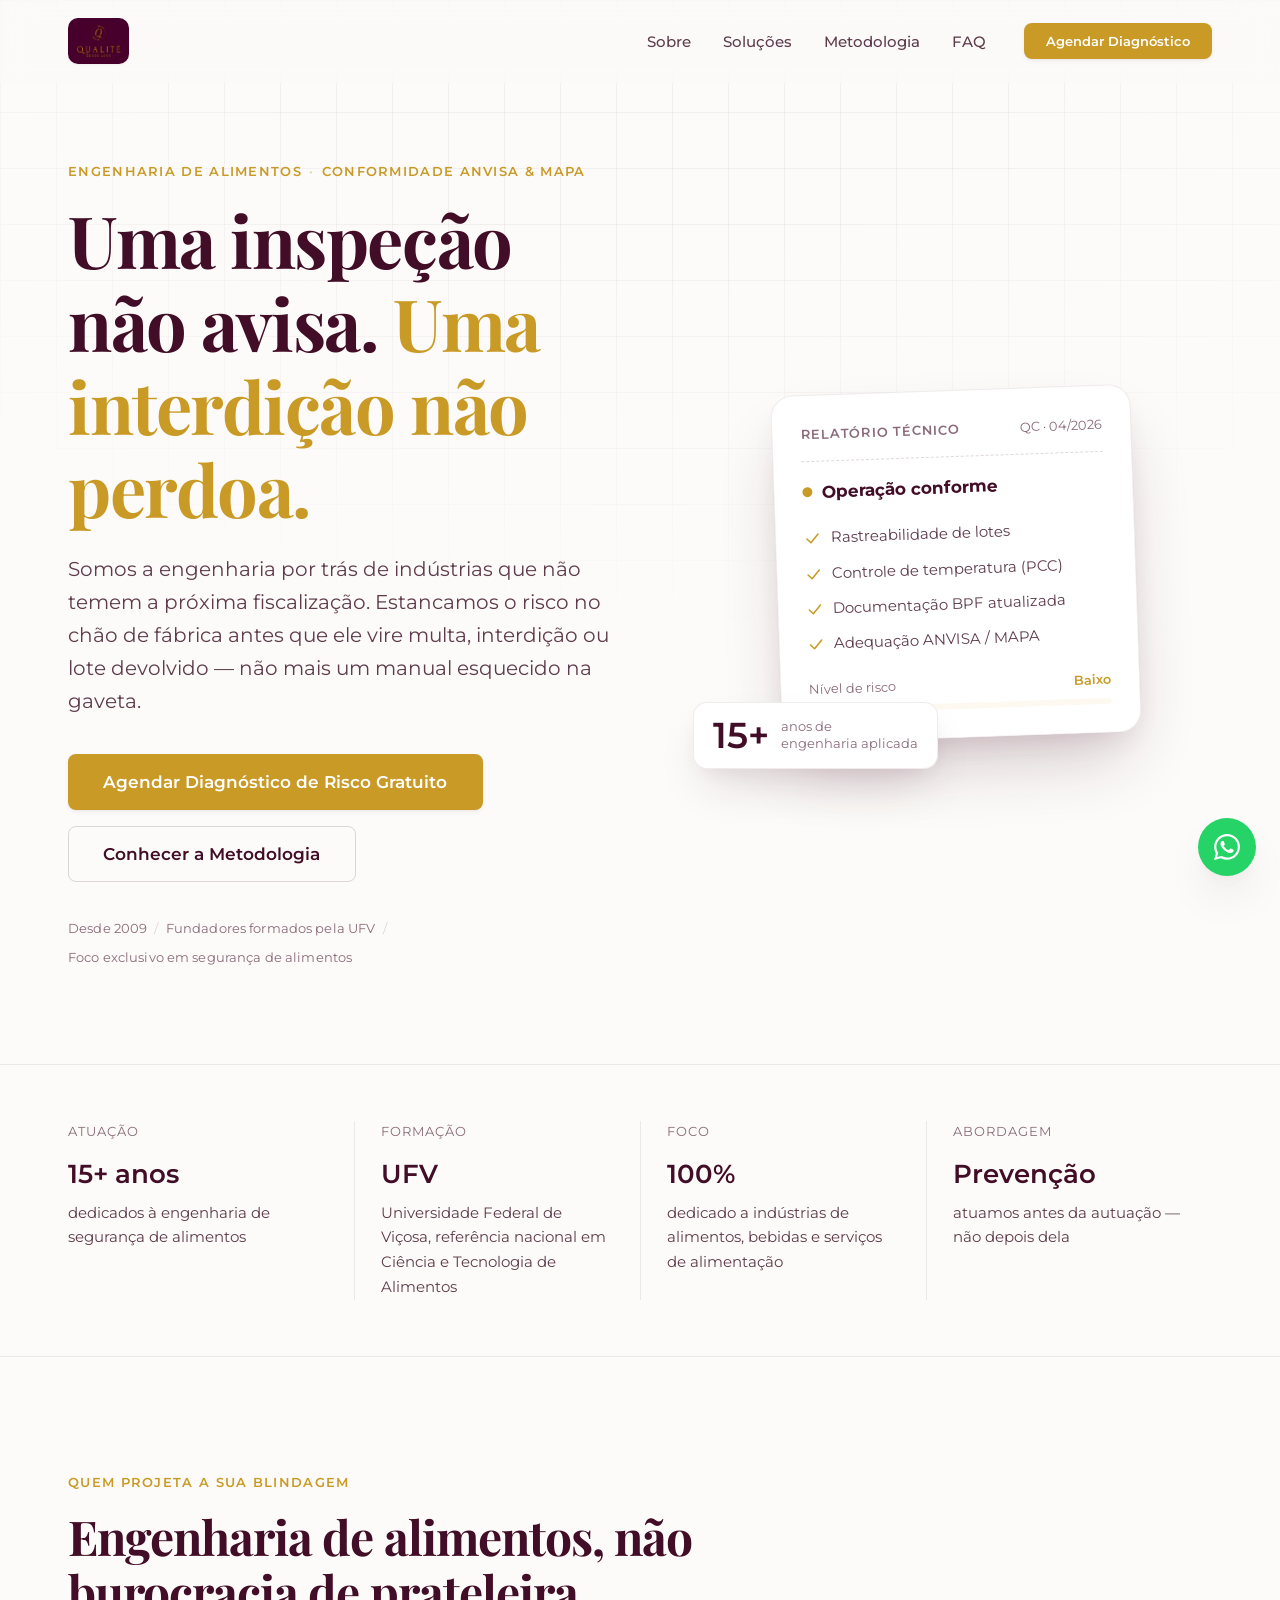
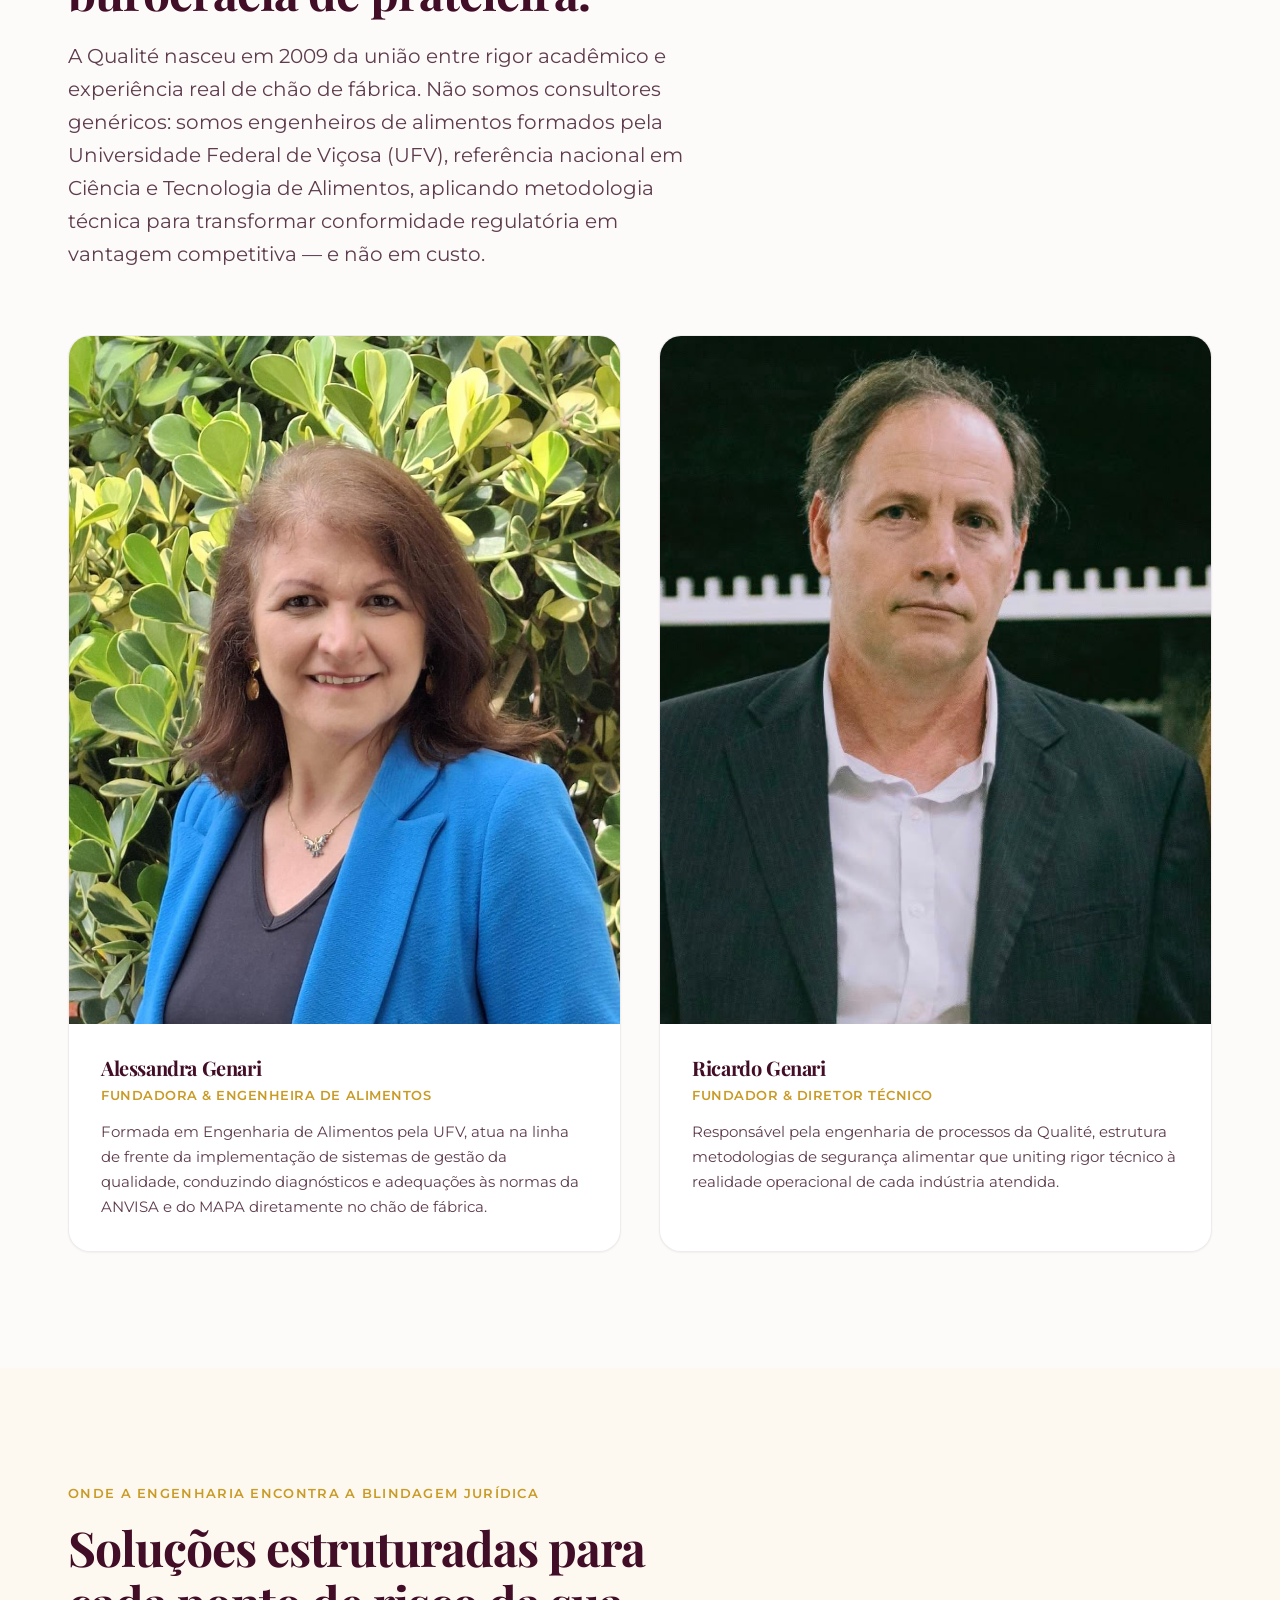
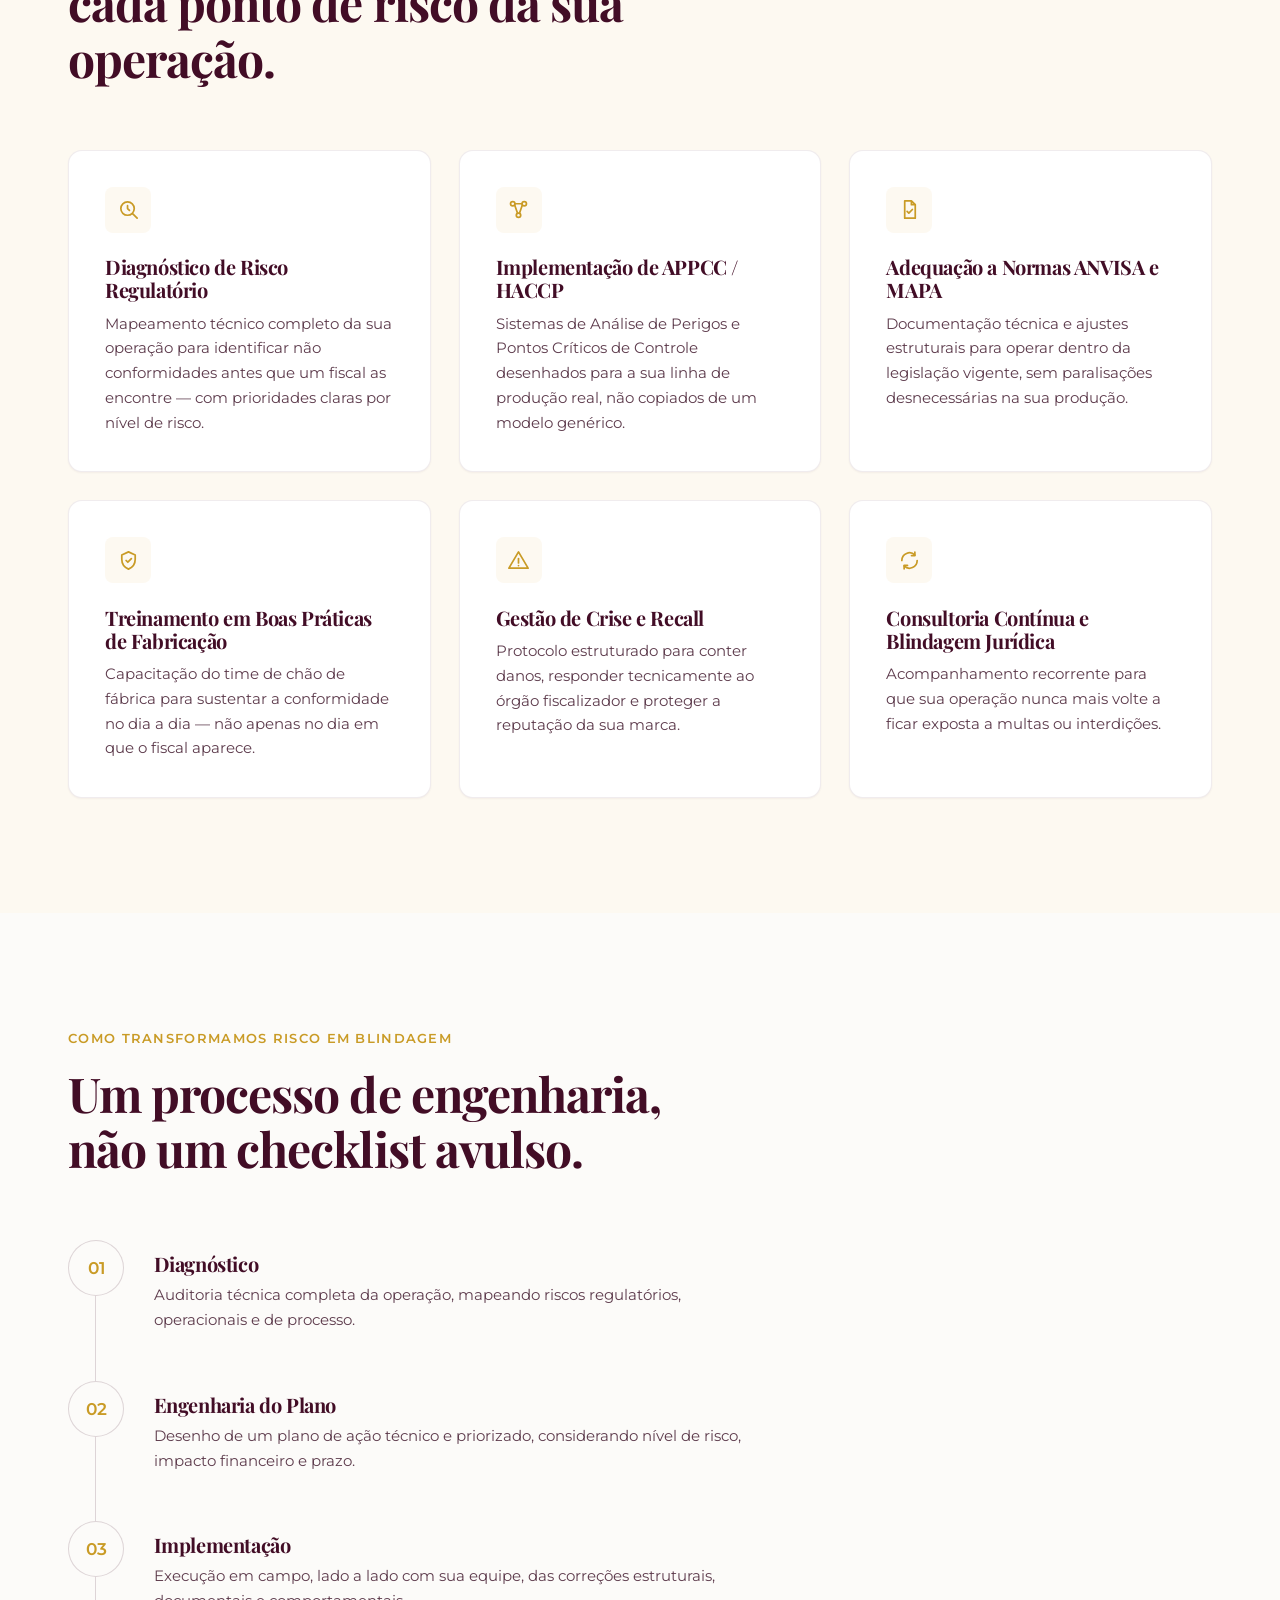
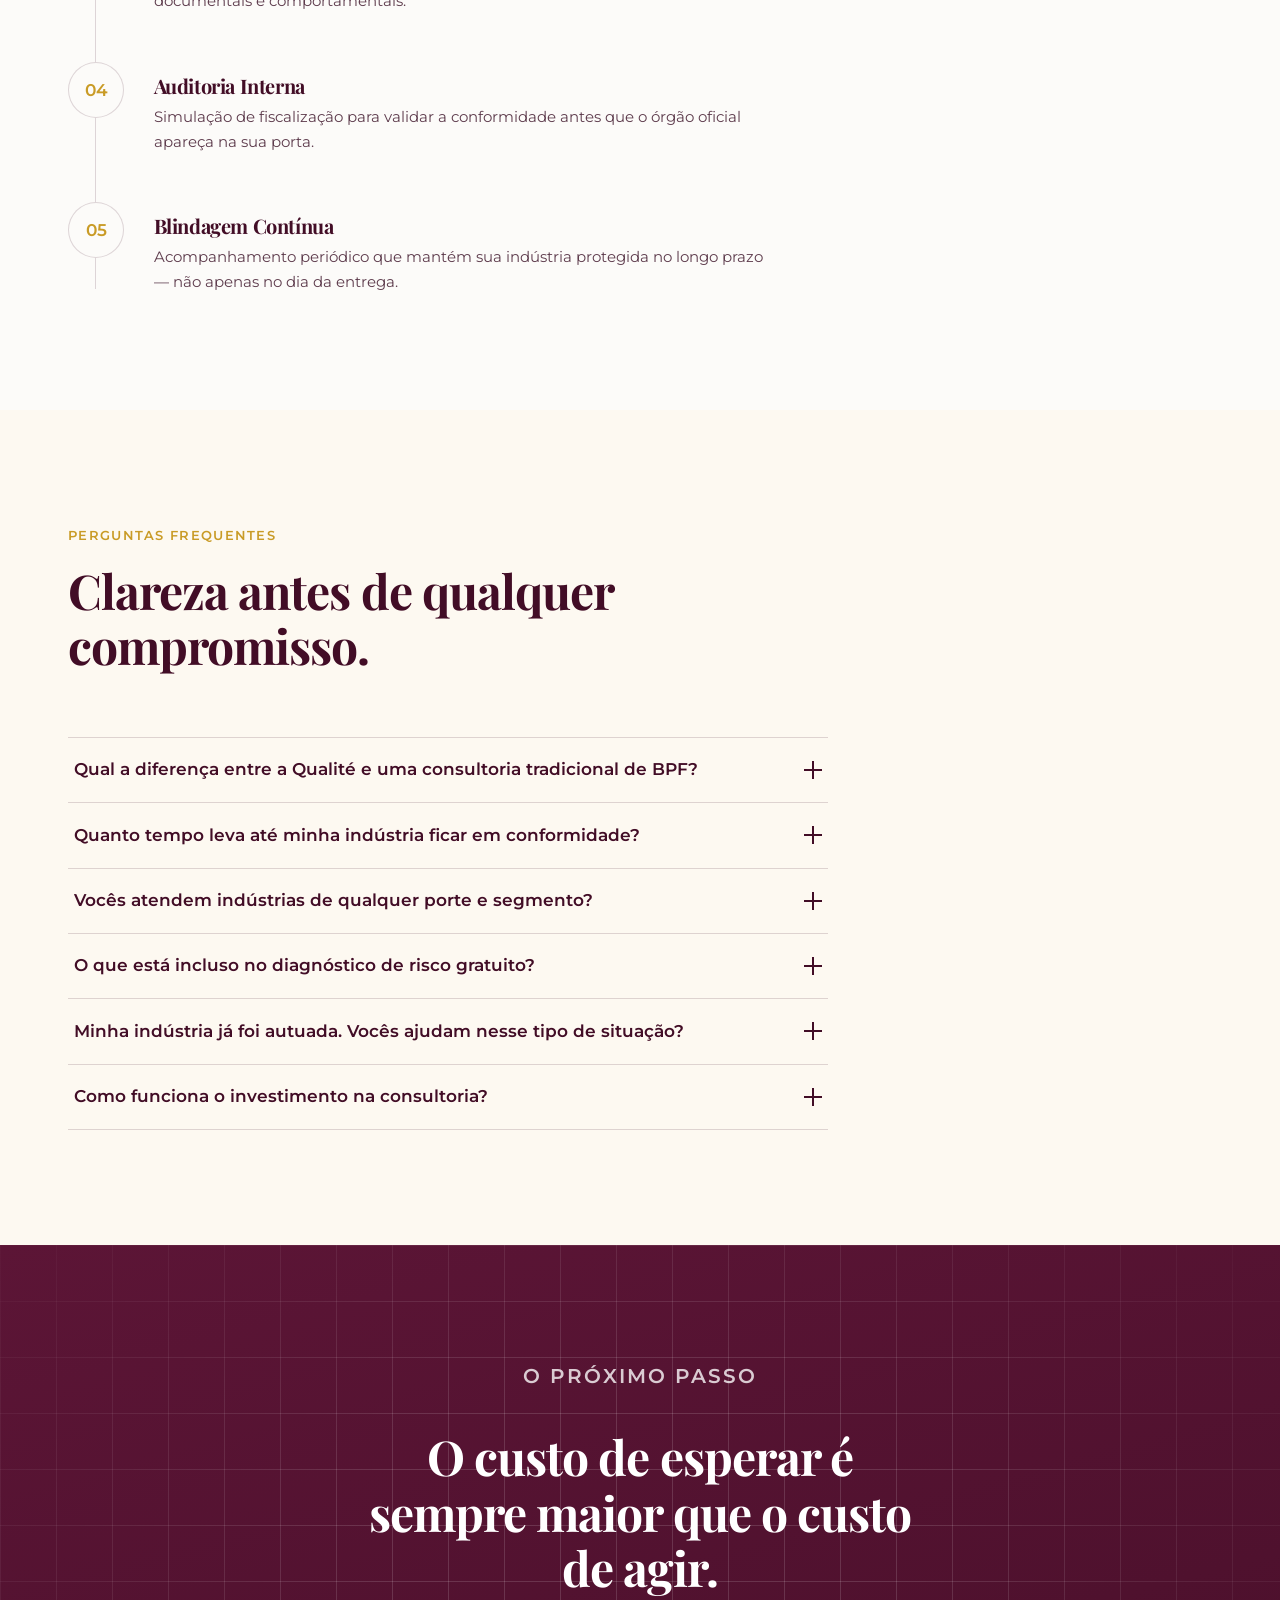
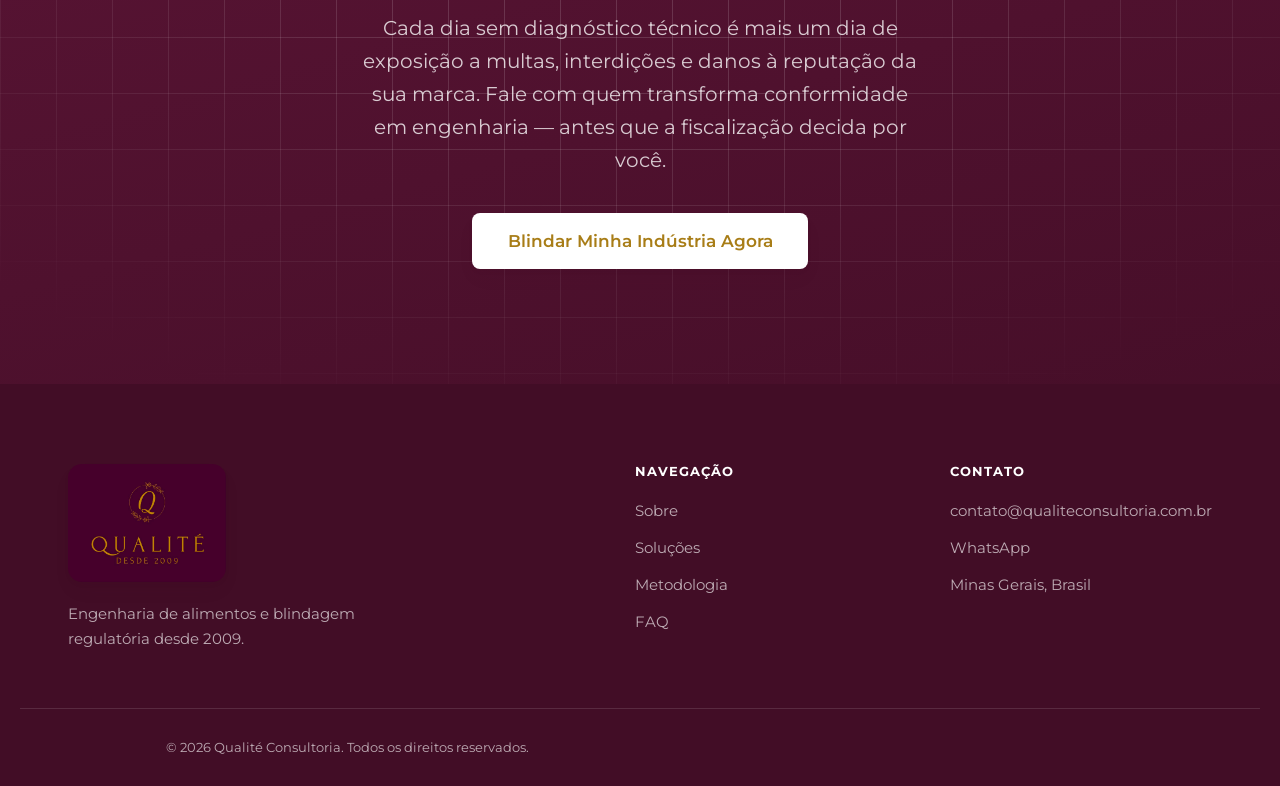
<file: index.html>
<!DOCTYPE html>
<html lang="pt-BR" class="smooth-scroll">
<head>
<script>document.documentElement.classList.add('js');</script>
<meta charset="UTF-8">
<meta name="viewport" content="width=device-width, initial-scale=1.0">
<meta http-equiv="X-UA-Compatible" content="IE=edge">
<title>Qualité Consultoria | Engenharia de Alimentos e Blindagem Regulatória ANVISA/MAPA</title>
<meta name="description" content="Consultoria e engenharia de alimentos especializada em blindar indústrias e restaurantes contra autuações da ANVISA e do MAPA. Diagnóstico de risco gratuito.">
<meta name="author" content="Qualité Consultoria">
<meta property="og:title" content="Qualité Consultoria | Engenharia de Alimentos e Blindagem Regulatória">
<meta property="og:description" content="Engenharia de precisão que estanca o desperdício no chão de fábrica e blinda sua indústria contra multas e interdições.">
<meta property="og:type" content="website">
<meta name="theme-color" content="#420D26">

<!-- Preconnect & Fontes: Playfair Display (Títulos) + Montserrat (Textos) -->
<link rel="preconnect" href="https://fonts.googleapis.com">
<link rel="preconnect" href="https://fonts.gstatic.com" crossorigin>
<link href="https://fonts.googleapis.com/css2?family=Montserrat:wght@400;500;600;700&family=Playfair+Display:ital,wght@0,400;0,600;0,700;1,400&display=swap" rel="stylesheet">

<link rel="stylesheet" href="style.css">
</head>
<body>

<a href="#conteudo" class="skip-link">Pular para o conteúdo principal</a>

<header class="site-header" data-header>
  <div class="container header-row">
    <a href="#hero" class="brand" aria-label="Qualité Consultoria — página inicial">
      <img src="Logo.jpeg" alt="Qualité Consultoria" width="1091" height="817" class="brand-mark">
    </a>

    <nav id="navbar" class="navbar" aria-label="Navegação principal">
      <ul class="nav-list">
        <li><a href="#sobre" class="nav-link">Sobre</a></li>
        <li><a href="#solucoes" class="nav-link">Soluções</a></li>
        <li><a href="#metodologia" class="nav-link">Metodologia</a></li>
        <li><a href="#faq" class="nav-link">FAQ</a></li>
      </ul>
      <a href="mailto:contato@qualiteconsultoria.com.br?subject=Diagn%C3%B3stico%20de%20Risco%20Gratuito&body=Ol%C3%A1%2C%20gostaria%20de%20agendar%20um%20diagn%C3%B3stico%20de%20risco%20gratuito%20para%20minha%20ind%C3%BAstria." class="btn btn-primary btn-compact nav-cta">Agendar Diagnóstico</a>
    </nav>

    <button type="button" class="mobile-menu-toggle" aria-controls="navbar" aria-expanded="false" aria-label="Abrir menu de navegação">
      <span class="menu-bars" aria-hidden="true"><span></span><span></span><span></span></span>
    </button>
  </div>
</header>

<main id="conteudo">

  <!-- ===================== HERO ===================== -->
  <section id="hero" class="hero">
    <div class="hero-grid" aria-hidden="true"></div>
    <div class="container hero-inner">

      <div class="hero-copy">
        <p class="eyebrow reveal">Engenharia de Alimentos <span class="eyebrow-sep">·</span> Conformidade ANVISA &amp; MAPA</p>
        <h1 class="hero-title reveal">Uma inspeção não avisa. <span class="text-brand">Uma interdição não perdoa.</span></h1>
        <p class="hero-sub reveal">Somos a engenharia por trás de indústrias que não temem a próxima fiscalização. Estancamos o risco no chão de fábrica antes que ele vire multa, interdição ou lote devolvido — não mais um manual esquecido na gaveta.</p>

        <div class="hero-actions reveal">
          <a href="mailto:contato@qualiteconsultoria.com.br?subject=Diagn%C3%B3stico%20de%20Risco%20Gratuito&body=Ol%C3%A1%2C%20gostaria%20de%20agendar%20um%20diagn%C3%B3stico%20de%20risco%20gratuito%20para%20minha%20ind%C3%BAstria." class="btn btn-primary btn-lg">
            Agendar Diagnóstico de Risco Gratuito
          </a>
          <a href="#metodologia" class="btn btn-ghost btn-lg">Conhecer a Metodologia</a>
        </div>

        <p class="hero-microtrust reveal">
          <span>Desde 2009</span>
          <span aria-hidden="true">/</span>
          <span>Fundadores formados pela UFV</span>
          <span aria-hidden="true">/</span>
          <span>Foco exclusivo em segurança de alimentos</span>
        </p>
      </div>

      <div class="hero-visual reveal" aria-hidden="true">
        <div class="report-card">
          <div class="report-card__head">
            <span class="report-card__eyebrow">Relatório Técnico</span>
            <span class="report-card__id">QC · 04/2026</span>
          </div>

          <div class="report-card__status">
            <span class="status-dot"></span>
            <span>Operação conforme</span>
          </div>

          <ul class="report-card__list">
            <li><svg viewBox="0 0 24 24" fill="none"><path d="M4 12.5L9.5 18L20 6" stroke="currentColor" stroke-width="2.2" stroke-linecap="round" stroke-linejoin="round"/></svg>Rastreabilidade de lotes</li>
            <li><svg viewBox="0 0 24 24" fill="none"><path d="M4 12.5L9.5 18L20 6" stroke="currentColor" stroke-width="2.2" stroke-linecap="round" stroke-linejoin="round"/></svg>Controle de temperatura (PCC)</li>
            <li><svg viewBox="0 0 24 24" fill="none"><path d="M4 12.5L9.5 18L20 6" stroke="currentColor" stroke-width="2.2" stroke-linecap="round" stroke-linejoin="round"/></svg>Documentação BPF atualizada</li>
            <li><svg viewBox="0 0 24 24" fill="none"><path d="M4 12.5L9.5 18L20 6" stroke="currentColor" stroke-width="2.2" stroke-linecap="round" stroke-linejoin="round"/></svg>Adequação ANVISA / MAPA</li>
          </ul>

          <div class="report-card__risk">
            <div class="report-card__risk-top">
              <span>Nível de risco</span>
              <span class="risk-value">Baixo</span>
            </div>
            <div class="risk-bar"><span class="risk-bar__fill"></span></div>
          </div>
        </div>

        <div class="floating-chip">
          <span class="floating-chip__num">15+</span>
          <span class="floating-chip__label">anos de<br>engenharia aplicada</span>
        </div>
      </div>

    </div>
  </section>

  <!-- ===================== CONFIANÇA ===================== -->
  <section id="confianca" class="confianca">
    <div class="container">
      <dl class="spec-row reveal">
        <div class="spec-item">
          <dt>Atuação</dt>
          <dd><span class="spec-value">15+ anos</span>dedicados à engenharia de segurança de alimentos</dd>
        </div>
        <div class="spec-item">
          <dt>Formação</dt>
          <dd><span class="spec-value">UFV</span>Universidade Federal de Viçosa, referência nacional em Ciência e Tecnologia de Alimentos</dd>
        </div>
        <div class="spec-item">
          <dt>Foco</dt>
          <dd><span class="spec-value">100%</span>dedicado a indústrias de alimentos, bebidas e serviços de alimentação</dd>
        </div>
        <div class="spec-item">
          <dt>Abordagem</dt>
          <dd><span class="spec-value">Prevenção</span>atuamos antes da autuação — não depois dela</dd>
        </div>
      </dl>
    </div>
  </section>

  <!-- ===================== SOBRE ===================== -->
  <section id="sobre" class="sobre">
    <div class="container">
      <div class="section-head reveal">
        <p class="eyebrow">Quem projeta a sua blindagem</p>
        <h2>Engenharia de alimentos, não burocracia de prateleira.</h2>
        <p class="section-lede">A Qualité nasceu em 2009 da união entre rigor acadêmico e experiência real de chão de fábrica. Não somos consultores genéricos: somos engenheiros de alimentos formados pela Universidade Federal de Viçosa (UFV), referência nacional em Ciência e Tecnologia de Alimentos, aplicando metodologia técnica para transformar conformidade regulatória em vantagem competitiva — e não em custo.</p>
      </div>

      <div class="founders-grid">
        <article class="founder-card reveal">
          <img src="AlessandraGenari.jpeg" alt="Alessandra Genari, fundadora da Qualité Consultoria" width="1128" height="1280" loading="lazy">
          <div class="founder-card__body">
            <h3>Alessandra Genari</h3>
            <p class="founder-card__role">Fundadora &amp; Engenheira de Alimentos</p>
            <p>Formada em Engenharia de Alimentos pela UFV, atua na linha de frente da implementação de sistemas de gestão da qualidade, conduzindo diagnósticos e adequações às normas da ANVISA e do MAPA diretamente no chão de fábrica.</p>
          </div>
        </article>

        <article class="founder-card reveal" style="--reveal-delay:120ms">
          <img src="RicardoGenari.jpeg" alt="Ricardo Genari, fundador da Qualité Consultoria" width="773" height="718" loading="lazy">
          <div class="founder-card__body">
            <h3>Ricardo Genari</h3>
            <p class="founder-card__role">Fundador &amp; Diretor Técnico</p>
            <p>Responsável pela engenharia de processos da Qualité, estrutura metodologias de segurança alimentar que uniting rigor técnico à realidade operacional de cada indústria atendida.</p>
          </div>
        </article>
      </div>
    </div>
  </section>

  <!-- ===================== SOLUÇÕES ===================== -->
  <section id="solucoes" class="solucoes">
    <div class="container">
      <div class="section-head reveal">
        <p class="eyebrow">Onde a engenharia encontra a blindagem jurídica</p>
        <h2>Soluções estruturadas para cada ponto de risco da sua operação.</h2>
      </div>

      <div class="solucoes-grid">
        <article class="solucao-card reveal">
          <div class="solucao-card__icon" aria-hidden="true">
            <svg viewBox="0 0 24 24" fill="none"><circle cx="11" cy="11" r="7" stroke="currentColor" stroke-width="1.8"/><path d="M21 21L16.5 16.5" stroke="currentColor" stroke-width="1.8" stroke-linecap="round"/><path d="M11 8v3l2 2" stroke="currentColor" stroke-width="1.8" stroke-linecap="round" stroke-linejoin="round"/></svg>
          </div>
          <h3>Diagnóstico de Risco Regulatório</h3>
          <p>Mapeamento técnico completo da sua operação para identificar não conformidades antes que um fiscal as encontre — com prioridades claras por nível de risco.</p>
        </article>

        <article class="solucao-card reveal" style="--reveal-delay:80ms">
          <div class="solucao-card__icon" aria-hidden="true">
            <svg viewBox="0 0 24 24" fill="none"><circle cx="6" cy="6" r="2.3" stroke="currentColor" stroke-width="1.8"/><circle cx="18" cy="6" r="2.3" stroke="currentColor" stroke-width="1.8"/><circle cx="12" cy="18" r="2.3" stroke="currentColor" stroke-width="1.8"/><path d="M8 7.3L11 16M16 7.3L13 16M8.3 6H15.7" stroke="currentColor" stroke-width="1.8" stroke-linecap="round"/></svg>
          </div>
          <h3>Implementação de APPCC / HACCP</h3>
          <p>Sistemas de Análise de Perigos e Pontos Críticos de Controle desenhados para a sua linha de produção real, não copiados de um modelo genérico.</p>
        </article>

        <article class="solucao-card reveal" style="--reveal-delay:160ms">
          <div class="solucao-card__icon" aria-hidden="true">
            <svg viewBox="0 0 24 24" fill="none"><path d="M7 3h7l4 4v14H7z" stroke="currentColor" stroke-width="1.8" stroke-linejoin="round"/><path d="M14 3v4h4" stroke="currentColor" stroke-width="1.8" stroke-linejoin="round"/><path d="M9.5 14l1.8 1.8L15 12" stroke="currentColor" stroke-width="1.8" stroke-linecap="round" stroke-linejoin="round"/></svg>
          </div>
          <h3>Adequação a Normas ANVISA e MAPA</h3>
          <p>Documentação técnica e ajustes estruturais para operar dentro da legislação vigente, sem paralisações desnecessárias na sua produção.</p>
        </article>

        <article class="solucao-card reveal">
          <div class="solucao-card__icon" aria-hidden="true">
            <svg viewBox="0 0 24 24" fill="none"><path d="M12 3l7 3.2v4.6c0 4.6-3 8.6-7 10.2-4-1.6-7-5.6-7-10.2V6.2z" stroke="currentColor" stroke-width="1.8" stroke-linejoin="round"/><path d="M9.5 12l1.8 1.8L15 10" stroke="currentColor" stroke-width="1.8" stroke-linecap="round" stroke-linejoin="round"/></svg>
          </div>
          <h3>Treinamento em Boas Práticas de Fabricação</h3>
          <p>Capacitação do time de chão de fábrica para sustentar a conformidade no dia a dia — não apenas no dia em que o fiscal aparece.</p>
        </article>

        <article class="solucao-card reveal" style="--reveal-delay:80ms">
          <div class="solucao-card__icon" aria-hidden="true">
            <svg viewBox="0 0 24 24" fill="none"><path d="M12 3L2 20h20L12 3z" stroke="currentColor" stroke-width="1.8" stroke-linejoin="round"/><path d="M12 10v4.5" stroke="currentColor" stroke-width="1.8" stroke-linecap="round"/><circle cx="12" cy="17.3" r="0.9" fill="currentColor"/></svg>
          </div>
          <h3>Gestão de Crise e Recall</h3>
          <p>Protocolo estruturado para conter danos, responder tecnicamente ao órgão fiscalizador e proteger a reputação da sua marca.</p>
        </article>

        <article class="solucao-card reveal" style="--reveal-delay:160ms">
          <div class="solucao-card__icon" aria-hidden="true">
            <svg viewBox="0 0 24 24" fill="none"><path d="M4 12a8 8 0 0 1 13.6-5.7M20 12a8 8 0 0 1-13.6 5.7" stroke="currentColor" stroke-width="1.8" stroke-linecap="round"/><path d="M17.6 3.3v3.5h-3.5M6.4 20.7v-3.5h3.5" stroke="currentColor" stroke-width="1.8" stroke-linecap="round" stroke-linejoin="round"/></svg>
          </div>
          <h3>Consultoria Contínua e Blindagem Jurídica</h3>
          <p>Acompanhamento recorrente para que sua operação nunca mais volte a ficar exposta a multas ou interdições.</p>
        </article>
      </div>
    </div>
  </section>

  <!-- ===================== METODOLOGIA ===================== -->
  <section id="metodologia" class="metodologia">
    <div class="container">
      <div class="section-head reveal">
        <p class="eyebrow">Como transformamos risco em blindagem</p>
        <h2>Um processo de engenharia, não um checklist avulso.</h2>
      </div>

      <ol class="timeline">
        <li class="timeline-step reveal">
          <span class="timeline-step__num">01</span>
          <div class="timeline-step__body">
            <h3>Diagnóstico</h3>
            <p>Auditoria técnica completa da operação, mapeando riscos regulatórios, operacionais e de processo.</p>
          </div>
        </li>
        <li class="timeline-step reveal" style="--reveal-delay:70ms">
          <span class="timeline-step__num">02</span>
          <div class="timeline-step__body">
            <h3>Engenharia do Plano</h3>
            <p>Desenho de um plano de ação técnico e priorizado, considerando nível de risco, impacto financeiro e prazo.</p>
          </div>
        </li>
        <li class="timeline-step reveal" style="--reveal-delay:140ms">
          <span class="timeline-step__num">03</span>
          <div class="timeline-step__body">
            <h3>Implementação</h3>
            <p>Execução em campo, lado a lado com sua equipe, das correções estruturais, documentais e comportamentais.</p>
          </div>
        </li>
        <li class="timeline-step reveal" style="--reveal-delay:210ms">
          <span class="timeline-step__num">04</span>
          <div class="timeline-step__body">
            <h3>Auditoria Interna</h3>
            <p>Simulação de fiscalização para validar a conformidade antes que o órgão oficial apareça na sua porta.</p>
          </div>
        </li>
        <li class="timeline-step reveal" style="--reveal-delay:280ms">
          <span class="timeline-step__num">05</span>
          <div class="timeline-step__body">
            <h3>Blindagem Contínua</h3>
            <p>Acompanhamento periódico que mantém sua indústria protegida no longo prazo — não apenas no dia da entrega.</p>
          </div>
        </li>
      </ol>
    </div>
  </section>

  <!-- ===================== FAQ ===================== -->
  <section id="faq" class="faq">
    <div class="container">
      <div class="section-head reveal">
        <p class="eyebrow">Perguntas frequentes</p>
        <h2>Clareza antes de qualquer compromisso.</h2>
      </div>

      <div class="accordion">
        <div class="accordion-item reveal">
          <h3>
            <button type="button" class="accordion-trigger" aria-expanded="false" aria-controls="faq-1" id="faq-1-trigger">
              <span>Qual a diferença entre a Qualité e uma consultoria tradicional de BPF?</span>
              <span class="accordion-icon" aria-hidden="true"></span>
            </button>
          </h3>
          <div class="accordion-content" id="faq-1" role="region" aria-labelledby="faq-1-trigger">
            <p>Consultoria tradicional entrega um manual e um checklist genérico. A Qualité entrega engenharia: mapeamos o processo produtivo real da sua fábrica, identificamos onde o risco nasce e implementamos a correção na origem — não apenas o papel que descreve como as coisas deveriam funcionar.</p>
          </div>
        </div>

        <div class="accordion-item reveal">
          <h3>
            <button type="button" class="accordion-trigger" aria-expanded="false" aria-controls="faq-2" id="faq-2-trigger">
              <span>Quanto tempo leva até minha indústria ficar em conformidade?</span>
              <span class="accordion-icon" aria-hidden="true"></span>
            </button>
          </h3>
          <div class="accordion-content" id="faq-2" role="region" aria-labelledby="faq-2-trigger">
            <p>Depende do ponto de partida da sua operação. Depois do diagnóstico gratuito, você recebe um cronograma técnico realista com os pontos de maior risco tratados primeiro — para reduzir sua exposição já nas primeiras semanas, não apenas no relatório final.</p>
          </div>
        </div>

        <div class="accordion-item reveal">
          <h3>
            <button type="button" class="accordion-trigger" aria-expanded="false" aria-controls="faq-3" id="faq-3-trigger">
              <span>Vocês atendem indústrias de qualquer porte e segmento?</span>
              <span class="accordion-icon" aria-hidden="true"></span>
            </button>
          </h3>
          <div class="accordion-content" id="faq-3" role="region" aria-labelledby="faq-3-trigger">
            <p>Atendemos indústrias de alimentos e bebidas, laticínios, frigoríficos e serviços de alimentação de pequeno, médio e grande porte. A metodologia é a mesma; o que muda é a profundidade e o ritmo de implementação, ajustados à realidade de cada operação.</p>
          </div>
        </div>

        <div class="accordion-item reveal">
          <h3>
            <button type="button" class="accordion-trigger" aria-expanded="false" aria-controls="faq-4" id="faq-4-trigger">
              <span>O que está incluso no diagnóstico de risco gratuito?</span>
              <span class="accordion-icon" aria-hidden="true"></span>
            </button>
          </h3>
          <div class="accordion-content" id="faq-4" role="region" aria-labelledby="faq-4-trigger">
            <p>Uma leitura técnica preliminar dos principais pontos de exposição regulatória e operacional da sua indústria — um raio-x direto de onde estão os maiores riscos — seguida de uma conversa sobre o caminho concreto para resolvê-los.</p>
          </div>
        </div>

        <div class="accordion-item reveal">
          <h3>
            <button type="button" class="accordion-trigger" aria-expanded="false" aria-controls="faq-5" id="faq-5-trigger">
              <span>Minha indústria já foi autuada. Vocês ajudam nesse tipo de situação?</span>
              <span class="accordion-icon" aria-hidden="true"></span>
            </button>
          </h3>
          <div class="accordion-content" id="faq-5" role="region" aria-labelledby="faq-5-trigger">
            <p>Sim. Atuamos tanto na prevenção quanto na gestão de crises: estruturamos a resposta técnica ao órgão fiscalizador e um plano de correção para regularizar a operação no menor prazo possível.</p>
          </div>
        </div>

        <div class="accordion-item reveal">
          <h3>
            <button type="button" class="accordion-trigger" aria-expanded="false" aria-controls="faq-6" id="faq-6-trigger">
              <span>Como funciona o investimento na consultoria?</span>
              <span class="accordion-icon" aria-hidden="true"></span>
            </button>
          </h3>
          <div class="accordion-content" id="faq-6" role="region" aria-labelledby="faq-6-trigger">
            <p>Cada operação tem uma realidade diferente, então o escopo — e o investimento — são definidos depois do diagnóstico, com base nos riscos reais identificados e no porte da sua indústria. Você só recebe uma proposta depois de entendermos exatamente o que precisa ser feito.</p>
          </div>
        </div>
      </div>
    </div>
  </section>

  <!-- ===================== CTA FINAL ===================== -->
  <section id="diagnostico" class="cta-final">
    <div class="cta-final__grid" aria-hidden="true"></div>
    <div class="container cta-final__inner reveal">
      <p class="eyebrow eyebrow-on-dark">O próximo passo</p>
      <h2>O custo de esperar é sempre maior que o custo de agir.</h2>
      <p>Cada dia sem diagnóstico técnico é mais um dia de exposição a multas, interdições e danos à reputação da sua marca. Fale com quem transforma conformidade em engenharia — antes que a fiscalização decida por você.</p>
      <a href="mailto:contato@qualiteconsultoria.com.br?subject=Diagn%C3%B3stico%20de%20Risco%20Gratuito&body=Ol%C3%A1%2C%20gostaria%20de%20agendar%20um%20diagn%C3%B3stico%20de%20risco%20gratuito%20para%20minha%20ind%C3%BAstria." class="btn btn-on-dark btn-lg">
        Blindar Minha Indústria Agora
      </a>
    </div>
  </section>

</main>

<footer class="site-footer">
  <div class="container footer-grid">
    <div class="footer-brand">
      <img src="Logo.jpeg" alt="Qualité Consultoria" width="1091" height="817" class="footer-logo">
      <p>Engenharia de alimentos e blindagem regulatória desde 2009.</p>
    </div>

    <nav class="footer-nav" aria-label="Navegação do rodapé">
      <h4>Navegação</h4>
      <ul>
        <li><a href="#sobre">Sobre</a></li>
        <li><a href="#solucoes">Soluções</a></li>
        <li><a href="#metodologia">Metodologia</a></li>
        <li><a href="#faq">FAQ</a></li>
      </ul>
    </nav>

    <div class="footer-contact">
      <h4>Contato</h4>
      <ul>
        <li><a href="mailto:contato@qualiteconsultoria.com.br">contato@qualiteconsultoria.com.br</a></li>
        <li><a href="https://wa.me/551100000000" target="_blank" rel="noopener noreferrer">WhatsApp</a></li>
        <li>Minas Gerais, Brasil</li>
      </ul>
    </div>
  </div>

  <div class="container footer-bottom">
    <p>&copy; <span id="current-year">2026</span> Qualité Consultoria. Todos os direitos reservados.</p>
  </div>
</footer>

<a href="https://wa.me/551100000000" class="fab-whatsapp" aria-label="Falar no WhatsApp" target="_blank" rel="noopener noreferrer">
  <svg viewBox="0 0 24 24" fill="currentColor" width="26" height="26" aria-hidden="true"><path d="M17.472 14.382c-.297-.149-1.758-.867-2.03-.967-.273-.099-.471-.148-.67.15-.197.297-.767.966-.94 1.164-.173.199-.347.223-.644.075-.297-.15-1.255-.463-2.39-1.475-.883-.788-1.48-1.761-1.653-2.059-.173-.297-.018-.458.13-.606.134-.133.298-.347.446-.52.149-.174.198-.298.298-.497.099-.198.05-.371-.025-.52-.075-.149-.669-1.612-.916-2.207-.242-.579-.487-.5-.669-.51a12.8 12.8 0 0 0-.57-.01c-.198 0-.52.074-.792.372-.272.297-1.04 1.016-1.04 2.479 0 1.462 1.065 2.875 1.213 3.074.149.198 2.096 3.2 5.077 4.487.709.306 1.262.489 1.694.625.712.227 1.36.195 1.871.118.571-.085 1.758-.719 2.006-1.413.248-.694.248-1.289.173-1.413-.074-.124-.272-.198-.57-.347m-5.421 7.403h-.004a9.87 9.87 0 0 1-5.031-1.378l-.361-.214-3.741.982.998-3.648-.235-.374a9.86 9.86 0 0 1-1.51-5.26c.001-5.45 4.436-9.884 9.888-9.884 2.64 0 5.122 1.03 6.988 2.898a9.825 9.825 0 0 1 2.893 6.994c-.003 5.45-4.437 9.884-9.885 9.884m8.413-18.297A11.815 11.815 0 0 0 12.05 0C5.495 0 .16 5.335.157 11.892c0 2.096.547 4.142 1.588 5.945L.057 24l6.305-1.654a11.882 11.882 0 0 0 5.683 1.448h.005c6.554 0 11.89-5.335 11.893-11.893a11.821 11.821 0 0 0-3.48-8.413Z"/></svg>
</a>

<script src="script.js" defer></script>
</body>
</html>
</file>
<file: style.css>
/* ==========================================================================
   QUALITÉ CONSULTORIA — Design System
   Paleta: Off-White / Bordô / Dourado · Tipografia: Montserrat + Playfair Display
   ========================================================================== */

:root {
  /* ---- Cor ---- */
  --paper:         #FCFBF9;
  --surface:       #FFFFFF;
  --ink:           #420D26; /* Bordô Escuro Principal */
  --ink-70:        rgba(66, 13, 38, 0.7);
  --slate:         #5E3C4D; /* Tom texto derivado do bordô */
  --slate-light:   #8A6B7B; /* Tom texto secundário */
  --brand:         #C99B26; /* Dourado */
  --brand-dark:    #A87D17; /* Dourado Escuro */
  --brand-bright:  #E3B740; /* Dourado Claro (Hover) */
  --brand-mist:    #FDF9F1; /* Fundo Suave Dourado */
  --line:          rgba(66, 13, 38, 0.08);
  --line-strong:   rgba(66, 13, 38, 0.16);
  --white-line:    rgba(255, 255, 255, 0.14);

  /* ---- Sombras multicamadas (Recalibradas para RGBA do Bordô) ---- */
  --shadow-xs: 0 1px 2px rgba(66, 13, 38, 0.05);
  --shadow-sm: 0 2px 5px rgba(66, 13, 38, 0.05), 0 1px 2px rgba(66, 13, 38, 0.04);
  --shadow-md: 0 10px 20px -6px rgba(66, 13, 38, 0.10), 0 3px 8px -3px rgba(66, 13, 38, 0.06);
  --shadow-lg: 0 24px 48px -14px rgba(66, 13, 38, 0.18), 0 8px 20px -8px rgba(66, 13, 38, 0.08);
  --shadow-xl: 0 36px 70px -18px rgba(66, 13, 38, 0.24), 0 14px 28px -10px rgba(66, 13, 38, 0.10);

  /* ---- Raio ---- */
  --radius-sm: 8px;
  --radius-md: 14px;
  --radius-lg: 22px;
  --radius-full: 999px;

  /* ---- Tipografia ---- */
  --font-sans: 'Montserrat', system-ui, -apple-system, 'Segoe UI', sans-serif;
  --font-serif: 'Playfair Display', serif;
  --font-mono: 'Montserrat', system-ui, sans-serif;

  /* Escala fluida — clamp() elimina a necessidade de media queries para fontes */
  --text-xs:   clamp(0.75rem, 0.71rem + 0.15vw, 0.8125rem);
  --text-sm:   clamp(0.875rem, 0.83rem + 0.2vw, 0.9375rem);
  --text-base: clamp(1rem, 0.94rem + 0.25vw, 1.0625rem);
  --text-lg:   clamp(1.125rem, 1.03rem + 0.4vw, 1.25rem);
  --text-xl:   clamp(1.375rem, 1.22rem + 0.65vw, 1.625rem);
  --text-2xl:  clamp(1.75rem, 1.45rem + 1.3vw, 2.25rem);
  --text-3xl:  clamp(2.25rem, 1.75rem + 2.1vw, 3rem);
  --text-4xl:  clamp(2.75rem, 1.85rem + 3.8vw, 4.5rem);

  /* ---- Layout ---- */
  --container-w: 1240px;
  --gutter: clamp(1.25rem, 5vw, 3rem);
  --section-pad: clamp(4.5rem, 9vw, 8rem);
  --header-h: 84px;

  --ease: cubic-bezier(0.16, 1, 0.3, 1);
  --transition: 280ms var(--ease);
}

/* ==========================================================================
   Reset & Base
   ========================================================================== */
*, *::before, *::after { box-sizing: border-box; }
* { margin: 0; }
html { scroll-behavior: smooth; }
html.js .reveal { opacity: 0; transform: translateY(24px); }

body {
  font-family: var(--font-sans);
  background: var(--paper);
  color: var(--slate);
  font-size: var(--text-base);
  line-height: 1.65;
  -webkit-font-smoothing: antialiased;
  -moz-osx-font-smoothing: grayscale;
  overflow-x: hidden;
}

img { max-width: 100%; display: block; }
a { color: inherit; text-decoration: none; }
ul, ol { list-style: none; padding: 0; }
dl, dt, dd { margin: 0; }
button { font: inherit; color: inherit; background: none; border: none; cursor: pointer; }
svg { display: block; }

h1, h2, h3, h4 {
  font-family: var(--font-serif);
  color: var(--ink);
  font-weight: 700;
  line-height: 1.15;
  letter-spacing: -0.02em;
}

h2 { font-size: var(--text-3xl); }
h3 { font-size: var(--text-lg); font-weight: 700; }

p { max-width: 62ch; }

.container {
  width: 100%;
  max-width: var(--container-w);
  margin-inline: auto;
  padding-inline: var(--gutter);
}

/* Acessibilidade: foco visível */
:focus-visible {
  outline: 2px solid var(--brand);
  outline-offset: 3px;
  border-radius: 4px;
}

.skip-link {
  position: absolute;
  left: 1rem;
  top: -60px;
  z-index: 2000;
  background: var(--ink);
  color: #fff;
  padding: 0.85rem 1.25rem;
  border-radius: var(--radius-sm);
  font-weight: 600;
  font-size: var(--text-sm);
  transition: top 200ms var(--ease);
}
.skip-link:focus { top: 1rem; }

/* ==========================================================================
   Utilitários de texto
   ========================================================================== */
.eyebrow {
  display: block;
  font-family: var(--font-mono);
  font-size: var(--text-xs);
  font-weight: 600;
  letter-spacing: 0.1em;
  text-transform: uppercase;
  color: var(--brand);
  margin-bottom: 1rem;
}
.eyebrow-sep { opacity: 0.4; margin-inline: 0.15em; }
.eyebrow-on-dark { color: var(--brand-bright); }
.text-brand { color: var(--brand); }

.section-head { max-width: 640px; margin-bottom: clamp(2.5rem, 5vw, 4rem); }
.section-head h2 { margin-bottom: 1.1rem; }
.section-lede { font-size: var(--text-lg); color: var(--slate); margin-top: 1.25rem; max-width: 60ch; }

/* ==========================================================================
   Botões
   ========================================================================== */
.btn {
  display: inline-flex;
  align-items: center;
  justify-content: center;
  gap: 0.55rem;
  padding: 0.9rem 1.7rem;
  border-radius: var(--radius-sm);
  font-weight: 600;
  font-size: var(--text-sm);
  line-height: 1;
  white-space: nowrap;
  border: 1.5px solid transparent;
  transition: transform var(--transition), box-shadow var(--transition),
              background-color var(--transition), border-color var(--transition), color var(--transition);
}
.btn-primary { background: var(--brand); color: #fff; box-shadow: var(--shadow-sm); }
.btn-primary:hover { background: var(--brand-dark); transform: translateY(-2px); box-shadow: var(--shadow-md); }

.btn-ghost { background: transparent; color: var(--ink); border-color: var(--line-strong); }
.btn-ghost:hover { border-color: var(--brand); color: var(--brand); background: var(--brand-mist); }

.btn-on-dark { background: #fff; color: var(--brand-dark); box-shadow: var(--shadow-md); }
.btn-on-dark:hover { background: var(--brand-mist); transform: translateY(-2px); box-shadow: var(--shadow-lg); }

.btn-lg { padding: 1.15rem 2.15rem; font-size: var(--text-base); }
.btn-compact { padding: 0.65rem 1.3rem; font-size: var(--text-xs); }

/* ==========================================================================
   Header & Navegação — Glassmorphism
   ========================================================================== */
.site-header {
  position: fixed;
  inset-inline: 0;
  top: 0;
  z-index: 1000;
  padding-block: 18px;
  background: rgba(250, 250, 250, 0.55);
  backdrop-filter: blur(14px) saturate(160%);
  -webkit-backdrop-filter: blur(14px) saturate(160%);
  border-bottom: 1px solid transparent;
  transition: background-color var(--transition), border-color var(--transition),
              box-shadow var(--transition), padding-block var(--transition);
}
.site-header.scrolled {
  padding-block: 12px;
  background: rgba(255, 255, 255, 0.86);
  border-bottom-color: var(--line);
  box-shadow: var(--shadow-sm);
}

.header-row { display: flex; align-items: center; justify-content: space-between; gap: 1.5rem; }

.brand { display: inline-flex; flex-shrink: 0; }
.brand-mark {
  height: 46px;
  width: auto;
  border-radius: 10px;
  box-shadow: var(--shadow-xs);
  transition: transform var(--transition);
}
.brand:hover .brand-mark { transform: scale(1.04); }

.navbar { display: flex; align-items: center; gap: clamp(1.5rem, 3vw, 2.75rem); }
.nav-list { display: flex; align-items: center; gap: clamp(1.25rem, 2.5vw, 2rem); }
.nav-link {
  position: relative;
  font-size: var(--text-sm);
  font-weight: 500;
  color: var(--slate);
  padding-block: 6px;
}
.nav-link::after {
  content: '';
  position: absolute;
  left: 0; right: 100%; bottom: 0;
  height: 2px;
  background: var(--brand);
  transition: right 250ms var(--ease);
}
.nav-link:hover, .nav-link.active { color: var(--ink); }
.nav-link:hover::after, .nav-link.active::after { right: 0; }

.mobile-menu-toggle {
  display: none;
  width: 42px;
  height: 42px;
  align-items: center;
  justify-content: center;
  border-radius: var(--radius-sm);
  flex-shrink: 0;
}
.mobile-menu-toggle:hover { background: var(--brand-mist); }
.menu-bars { position: relative; width: 20px; height: 14px; }
.menu-bars span {
  position: absolute;
  left: 0;
  width: 100%;
  height: 2px;
  border-radius: 2px;
  background: var(--ink);
  transition: transform 260ms var(--ease), opacity 200ms var(--ease), top 260ms var(--ease);
}
.menu-bars span:nth-child(1) { top: 0; }
.menu-bars span:nth-child(2) { top: 6px; }
.menu-bars span:nth-child(3) { top: 12px; }
.mobile-menu-toggle[aria-expanded="true"] .menu-bars span:nth-child(1) { top: 6px; transform: rotate(45deg); }
.mobile-menu-toggle[aria-expanded="true"] .menu-bars span:nth-child(2) { opacity: 0; }
.mobile-menu-toggle[aria-expanded="true"] .menu-bars span:nth-child(3) { top: 6px; transform: rotate(-45deg); }

/* ==========================================================================
   Hero
   ========================================================================== */
.hero {
  position: relative;
  overflow: hidden;
  padding-top: calc(var(--header-h) + clamp(2.5rem, 6vw, 5rem));
  padding-bottom: clamp(4rem, 8vw, 6rem);
}
.hero-grid {
  position: absolute;
  inset: 0;
  z-index: 0;
  pointer-events: none;
  background-image:
    linear-gradient(to right, rgba(66, 13, 38, 0.05) 1px, transparent 1px),
    linear-gradient(to bottom, rgba(66, 13, 38, 0.05) 1px, transparent 1px);
  background-size: 56px 56px;
  mask-image: radial-gradient(ellipse 75% 60% at 50% 0%, black 40%, transparent 100%);
  -webkit-mask-image: radial-gradient(ellipse 75% 60% at 50% 0%, black 40%, transparent 100%);
}

.hero-inner {
  position: relative;
  z-index: 1;
  display: grid;
  grid-template-columns: 1.05fr 0.95fr;
  gap: clamp(2.5rem, 5vw, 4rem);
  align-items: center;
}

.hero-copy { max-width: 640px; }
.hero-title {
  font-size: var(--text-4xl);
  margin-bottom: 1.5rem;
}
.hero-sub {
  font-size: var(--text-lg);
  color: var(--slate);
  max-width: 54ch;
  margin-bottom: 2.25rem;
}
.hero-actions { display: flex; flex-wrap: wrap; gap: 1rem; margin-bottom: 2.25rem; }

.hero-microtrust {
  display: flex;
  flex-wrap: wrap;
  gap: 0.55em;
  font-family: var(--font-mono);
  font-size: var(--text-xs);
  color: var(--slate-light);
  letter-spacing: 0.01em;
}
.hero-microtrust span[aria-hidden] { color: var(--line-strong); }

/* ---- Visual assinatura: Relatório de Conformidade ---- */
.hero-visual {
  position: relative;
  z-index: 1;
  display: flex;
  justify-content: center;
  padding: 1.5rem;
}

.report-card {
  width: 100%;
  max-width: 360px;
  background: var(--surface);
  border: 1px solid var(--line);
  border-radius: var(--radius-lg);
  box-shadow: var(--shadow-xl);
  padding: 1.75rem;
  transform: rotate(-2deg);
  animation: float 6.5s ease-in-out infinite;
}
@keyframes float {
  0%, 100% { transform: rotate(-2deg) translateY(0); }
  50%      { transform: rotate(-2deg) translateY(-10px); }
}

.report-card__head {
  display: flex;
  justify-content: space-between;
  align-items: baseline;
  padding-bottom: 1rem;
  margin-bottom: 1rem;
  border-bottom: 1px dashed var(--line-strong);
}
.report-card__eyebrow {
  font-family: var(--font-mono);
  font-size: var(--text-xs);
  font-weight: 600;
  letter-spacing: 0.06em;
  text-transform: uppercase;
  color: var(--slate-light);
}
.report-card__id { font-family: var(--font-mono); font-size: var(--text-xs); color: var(--slate-light); }

.report-card__status {
  display: flex;
  align-items: center;
  gap: 0.6rem;
  font-weight: 700;
  color: var(--ink);
  font-size: var(--text-base);
  margin-bottom: 1.25rem;
}
.status-dot {
  width: 10px; height: 10px;
  border-radius: 50%;
  background: var(--brand);
  flex-shrink: 0;
  animation: pulse-dot 2.2s ease-out infinite;
}
@keyframes pulse-dot {
  0%   { box-shadow: 0 0 0 0 rgba(201, 155, 38, 0.4); }
  70%  { box-shadow: 0 0 0 7px rgba(201, 155, 38, 0); }
  100% { box-shadow: 0 0 0 0 rgba(201, 155, 38, 0); }
}

.report-card__list { display: flex; flex-direction: column; gap: 0.65rem; margin-bottom: 1.4rem; }
.report-card__list li {
  display: flex;
  align-items: center;
  gap: 0.6rem;
  font-size: var(--text-sm);
  color: var(--slate);
}
.report-card__list svg { width: 17px; height: 17px; flex-shrink: 0; color: var(--brand); }

.report-card__risk-top {
  display: flex;
  justify-content: space-between;
  font-size: var(--text-xs);
  font-family: var(--font-mono);
  color: var(--slate-light);
  margin-bottom: 0.5rem;
}
.risk-value { color: var(--brand); font-weight: 600; }
.risk-bar { width: 100%; height: 6px; border-radius: var(--radius-full); background: var(--brand-mist); overflow: hidden; }
.risk-bar__fill {
  display: block;
  height: 100%;
  width: 18%;
  border-radius: var(--radius-full);
  background: linear-gradient(to right, var(--brand), var(--brand-bright));
}

.floating-chip {
  position: absolute;
  left: -6px;
  bottom: -6px;
  display: flex;
  align-items: center;
  gap: 0.75rem;
  background: var(--surface);
  border: 1px solid var(--line);
  border-radius: var(--radius-md);
  box-shadow: var(--shadow-lg);
  padding: 0.9rem 1.2rem;
}
.floating-chip__num { font-family: var(--font-mono); font-size: var(--text-2xl); font-weight: 600; color: var(--ink); line-height: 1; }
.floating-chip__label { font-size: var(--text-xs); color: var(--slate-light); line-height: 1.3; }

/* ==========================================================================
   Confiança — faixa técnica (datasheet)
   ========================================================================== */
.confianca {
  border-block: 1px solid var(--line);
  padding-block: clamp(2.5rem, 5vw, 3.5rem);
}
.spec-row {
  display: grid;
  grid-template-columns: repeat(4, 1fr);
}
.spec-item {
  padding-inline: clamp(1rem, 2vw, 2rem);
  border-left: 1px solid var(--line);
}
.spec-item:first-child { padding-left: 0; border-left: none; }
.spec-item dt {
  font-family: var(--font-mono);
  font-size: var(--text-xs);
  text-transform: uppercase;
  letter-spacing: 0.08em;
  color: var(--slate-light);
  margin-bottom: 0.65rem;
}
.spec-item dd { display: flex; flex-direction: column; gap: 0.3rem; font-size: var(--text-sm); color: var(--slate); }
.spec-value {
  display: block;
  font-family: var(--font-mono);
  font-size: var(--text-xl);
  font-weight: 600;
  color: var(--ink);
}

/* ==========================================================================
   Sobre
   ========================================================================== */
.sobre { padding-block: var(--section-pad); }

.founders-grid {
  display: grid;
  grid-template-columns: 1fr 1fr;
  gap: clamp(1.5rem, 3vw, 2.5rem);
}
.founder-card {
  background: var(--surface);
  border: 1px solid var(--line);
  border-radius: var(--radius-lg);
  overflow: hidden;
  box-shadow: var(--shadow-xs);
  transition: box-shadow var(--transition), transform var(--transition);
}
.founder-card:hover { box-shadow: var(--shadow-md); transform: translateY(-3px); }
.founder-card img {
  width: 100%;
  height: auto;
  aspect-ratio: 4 / 5;
  object-fit: cover;
}
.founder-card__body { padding: clamp(1.5rem, 3vw, 2rem); }
.founder-card__body h3 { margin-bottom: 0.35rem; }
.founder-card__role {
  font-family: var(--font-mono);
  font-size: var(--text-xs);
  font-weight: 600;
  letter-spacing: 0.04em;
  text-transform: uppercase;
  color: var(--brand);
  margin-bottom: 0.9rem;
}
.founder-card__body p:last-child { font-size: var(--text-sm); color: var(--slate); }

/* ==========================================================================
   Soluções
   ========================================================================== */
.solucoes { padding-block: var(--section-pad); background: var(--brand-mist); }

.solucoes-grid {
  display: grid;
  grid-template-columns: repeat(3, 1fr);
  gap: clamp(1.25rem, 2.5vw, 1.75rem);
}
.solucao-card {
  background: var(--surface);
  border: 1px solid var(--line);
  border-radius: var(--radius-md);
  padding: clamp(1.75rem, 3vw, 2.25rem);
  box-shadow: var(--shadow-xs);
  transition: box-shadow var(--transition), transform var(--transition);
}
.solucao-card:hover { box-shadow: var(--shadow-md); transform: translateY(-4px); }
.solucao-card__icon {
  width: 46px;
  height: 46px;
  display: flex;
  align-items: center;
  justify-content: center;
  border-radius: var(--radius-sm);
  background: var(--brand-mist);
  color: var(--brand);
  margin-bottom: 1.4rem;
}
.solucao-card__icon svg { width: 23px; height: 23px; }
.solucao-card h3 { margin-bottom: 0.65rem; }
.solucao-card p { font-size: var(--text-sm); color: var(--slate); }

/* ==========================================================================
   Metodologia — linha do tempo técnica
   ========================================================================== */
.metodologia { padding-block: var(--section-pad); }

.timeline { position: relative; display: flex; flex-direction: column; gap: clamp(2rem, 4vw, 3rem); max-width: 720px; }
.timeline::before {
  content: '';
  position: absolute;
  top: 6px;
  bottom: 6px;
  left: 27px;
  width: 1px;
  background: var(--line-strong);
  z-index: 0;
}
.timeline-step { position: relative; z-index: 1; display: flex; gap: clamp(1.25rem, 3vw, 1.85rem); align-items: flex-start; }
.timeline-step__num {
  flex: 0 0 56px;
  width: 56px;
  height: 56px;
  border-radius: 50%;
  background: var(--paper);
  border: 1.5px solid var(--line-strong);
  display: flex;
  align-items: center;
  justify-content: center;
  font-family: var(--font-mono);
  font-weight: 600;
  color: var(--brand);
  font-size: var(--text-base);
}
.timeline-step__body { padding-top: 0.75rem; }
.timeline-step__body h3 { margin-bottom: 0.5rem; }
.timeline-step__body p { font-size: var(--text-sm); color: var(--slate); }

/* ==========================================================================
   FAQ — Accordion
   ========================================================================== */
.faq { padding-block: var(--section-pad); background: var(--brand-mist); }

.accordion { max-width: 760px; border-top: 1px solid var(--line-strong); }
.accordion-item { border-bottom: 1px solid var(--line-strong); }
.accordion-item h3 { font-family: var(--font-sans); font-size: inherit; font-weight: inherit; }

.accordion-trigger {
  width: 100%;
  display: flex;
  align-items: center;
  justify-content: space-between;
  gap: 1.5rem;
  padding-block: 1.4rem;
  text-align: left;
  font-weight: 600;
  font-size: var(--text-base);
  color: var(--ink);
  transition: color var(--transition);
}
.accordion-trigger:hover { color: var(--brand); }

.accordion-icon { position: relative; width: 18px; height: 18px; flex-shrink: 0; }
.accordion-icon::before, .accordion-icon::after {
  content: '';
  position: absolute;
  top: 50%; left: 50%;
  background: currentColor;
  transition: transform 260ms var(--ease), opacity 200ms var(--ease);
}
.accordion-icon::before { width: 2px; height: 100%; transform: translate(-50%, -50%); }
.accordion-icon::after  { width: 100%; height: 2px; transform: translate(-50%, -50%); }
.accordion-trigger[aria-expanded="true"] .accordion-icon::before { transform: translate(-50%, -50%) rotate(90deg); opacity: 0; }
.accordion-trigger[aria-expanded="true"] { color: var(--brand); }

.accordion-content { max-height: 0; overflow: hidden; transition: max-height 420ms var(--ease); }
.accordion-content p { font-size: var(--text-sm); color: var(--slate); padding-bottom: 1.5rem; max-width: 64ch; }

/* ==========================================================================
   CTA Final
   ========================================================================== */
.cta-final {
  position: relative;
  overflow: hidden;
  background: linear-gradient(165deg, #5C1536, var(--ink) 120%);
  padding-block: var(--section-pad);
}
.cta-final__grid {
  position: absolute;
  inset: 0;
  z-index: 0;
  pointer-events: none;
  background-image:
    linear-gradient(to right, var(--white-line) 1px, transparent 1px),
    linear-gradient(to bottom, var(--white-line) 1px, transparent 1px);
  background-size: 56px 56px;
  mask-image: radial-gradient(ellipse 70% 70% at 50% 40%, black 30%, transparent 100%);
  -webkit-mask-image: radial-gradient(ellipse 70% 70% at 50% 40%, black 30%, transparent 100%);
}
.cta-final__inner { position: relative; z-index: 1; max-width: 660px; margin-inline: auto; text-align: center; }
.cta-final__inner h2 { color: #fff; margin-bottom: 1.1rem; }
.cta-final__inner p { color: rgba(255, 255, 255, 0.78); margin-inline: auto; margin-bottom: 2.25rem; font-size: var(--text-lg); }
.cta-final :focus-visible { outline-color: #fff; }

/* ==========================================================================
   Rodapé
   ========================================================================== */
.site-footer { background: var(--ink); color: rgba(255, 255, 255, 0.65); padding-top: clamp(3.5rem, 7vw, 5rem); }
.footer-grid {
  display: grid;
  grid-template-columns: 2fr 1fr 1fr;
  gap: clamp(2rem, 5vw, 4rem);
  padding-bottom: clamp(2.5rem, 5vw, 3.5rem);
}
.footer-logo { height: 118px; width: auto; border-radius: var(--radius-md); box-shadow: var(--shadow-md); margin-bottom: 1.25rem; }
.footer-brand p { font-size: var(--text-sm); max-width: 32ch; }

.footer-nav h4, .footer-contact h4 {
  color: #fff;
  font-family: var(--font-mono);
  font-size: var(--text-xs);
  letter-spacing: 0.08em;
  text-transform: uppercase;
  margin-bottom: 1.25rem;
}
.footer-nav ul, .footer-contact ul { display: flex; flex-direction: column; gap: 0.75rem; font-size: var(--text-sm); }
.footer-nav a:hover, .footer-contact a:hover { color: #fff; }

.footer-bottom {
  border-top: 1px solid rgba(255, 255, 255, 0.12);
  padding-block: 1.75rem;
  font-size: var(--text-xs);
  text-align: center;
}

/* ==========================================================================
   WhatsApp FAB
   ========================================================================== */
.fab-whatsapp {
  position: fixed;
  right: 24px;
  bottom: 24px;
  z-index: 900;
  width: 58px;
  height: 58px;
  display: flex;
  align-items: center;
  justify-content: center;
  border-radius: 50%;
  background: #25D366;
  color: #fff;
  box-shadow: var(--shadow-lg);
  transition: transform var(--transition), box-shadow var(--transition);
}
.fab-whatsapp:hover { transform: translateY(-4px) scale(1.06); box-shadow: var(--shadow-xl); }

/* ==========================================================================
   Revelação ao rolar (Intersection Observer)
   ========================================================================== */
html.js .reveal {
  transition: opacity 700ms var(--ease), transform 700ms var(--ease);
  transition-delay: var(--reveal-delay, 0ms);
}
html.js .reveal.is-visible { opacity: 1; transform: translateY(0); }

/* ==========================================================================
   Responsividade
   ========================================================================== */
@media (max-width: 980px) {
  .hero-inner { grid-template-columns: 1fr; }
  .hero-copy { max-width: 100%; }
  .hero-visual { padding-top: 1rem; }
  .founders-grid { grid-template-columns: 1fr; max-width: 420px; }
}

@media (max-width: 880px) {
  .navbar {
    position: fixed;
    top: var(--header-h);
    left: 0; right: 0;
    flex-direction: column;
    align-items: stretch;
    gap: 1.75rem;
    background: var(--surface);
    padding: 2rem var(--gutter) 2.5rem;
    border-bottom: 1px solid var(--line);
    box-shadow: var(--shadow-md);
    opacity: 0;
    transform: translateY(-8px);
    pointer-events: none;
    transition: opacity 260ms var(--ease), transform 260ms var(--ease);
  }
  .navbar.is-active { opacity: 1; transform: translateY(0); pointer-events: auto; }
  .nav-list { flex-direction: column; align-items: flex-start; gap: 1.25rem; }
  .nav-cta { align-self: flex-start; }
  .mobile-menu-toggle { display: flex; }
}

@media (max-width: 720px) {
  .spec-row { grid-template-columns: repeat(2, 1fr); row-gap: 2rem; }
  .spec-item:nth-child(2n+1) { padding-left: 0; border-left: none; }
  .spec-item:nth-child(2n) { border-left: 1px solid var(--line); }
  .solucoes-grid { grid-template-columns: repeat(2, 1fr); }
  .footer-grid { grid-template-columns: 1fr; gap: 2.5rem; }
}

@media (max-width: 560px) {
  .solucoes-grid { grid-template-columns: 1fr; }
  .spec-row { grid-template-columns: 1fr; }
  .spec-item, .spec-item:nth-child(2n) { border-left: none; padding-left: 0; border-top: 1px solid var(--line); padding-top: 1.5rem; }
  .spec-item:first-child { border-top: none; padding-top: 0; }
  .hero-actions { flex-direction: column; align-items: stretch; }
  .hero-actions .btn { width: 100%; }
  .floating-chip { position: static; margin-top: -2.5rem; margin-inline: 1rem; }
}

/* ==========================================================================
   Movimento reduzido
   ========================================================================== */
@media (prefers-reduced-motion: reduce) {
  html { scroll-behavior: auto; }
  *, *::before, *::after {
    animation-duration: 0.01ms !important;
    animation-iteration-count: 1 !important;
    transition-duration: 0.01ms !important;
  }
  html.js .reveal { opacity: 1; transform: none; }
}
</file>
